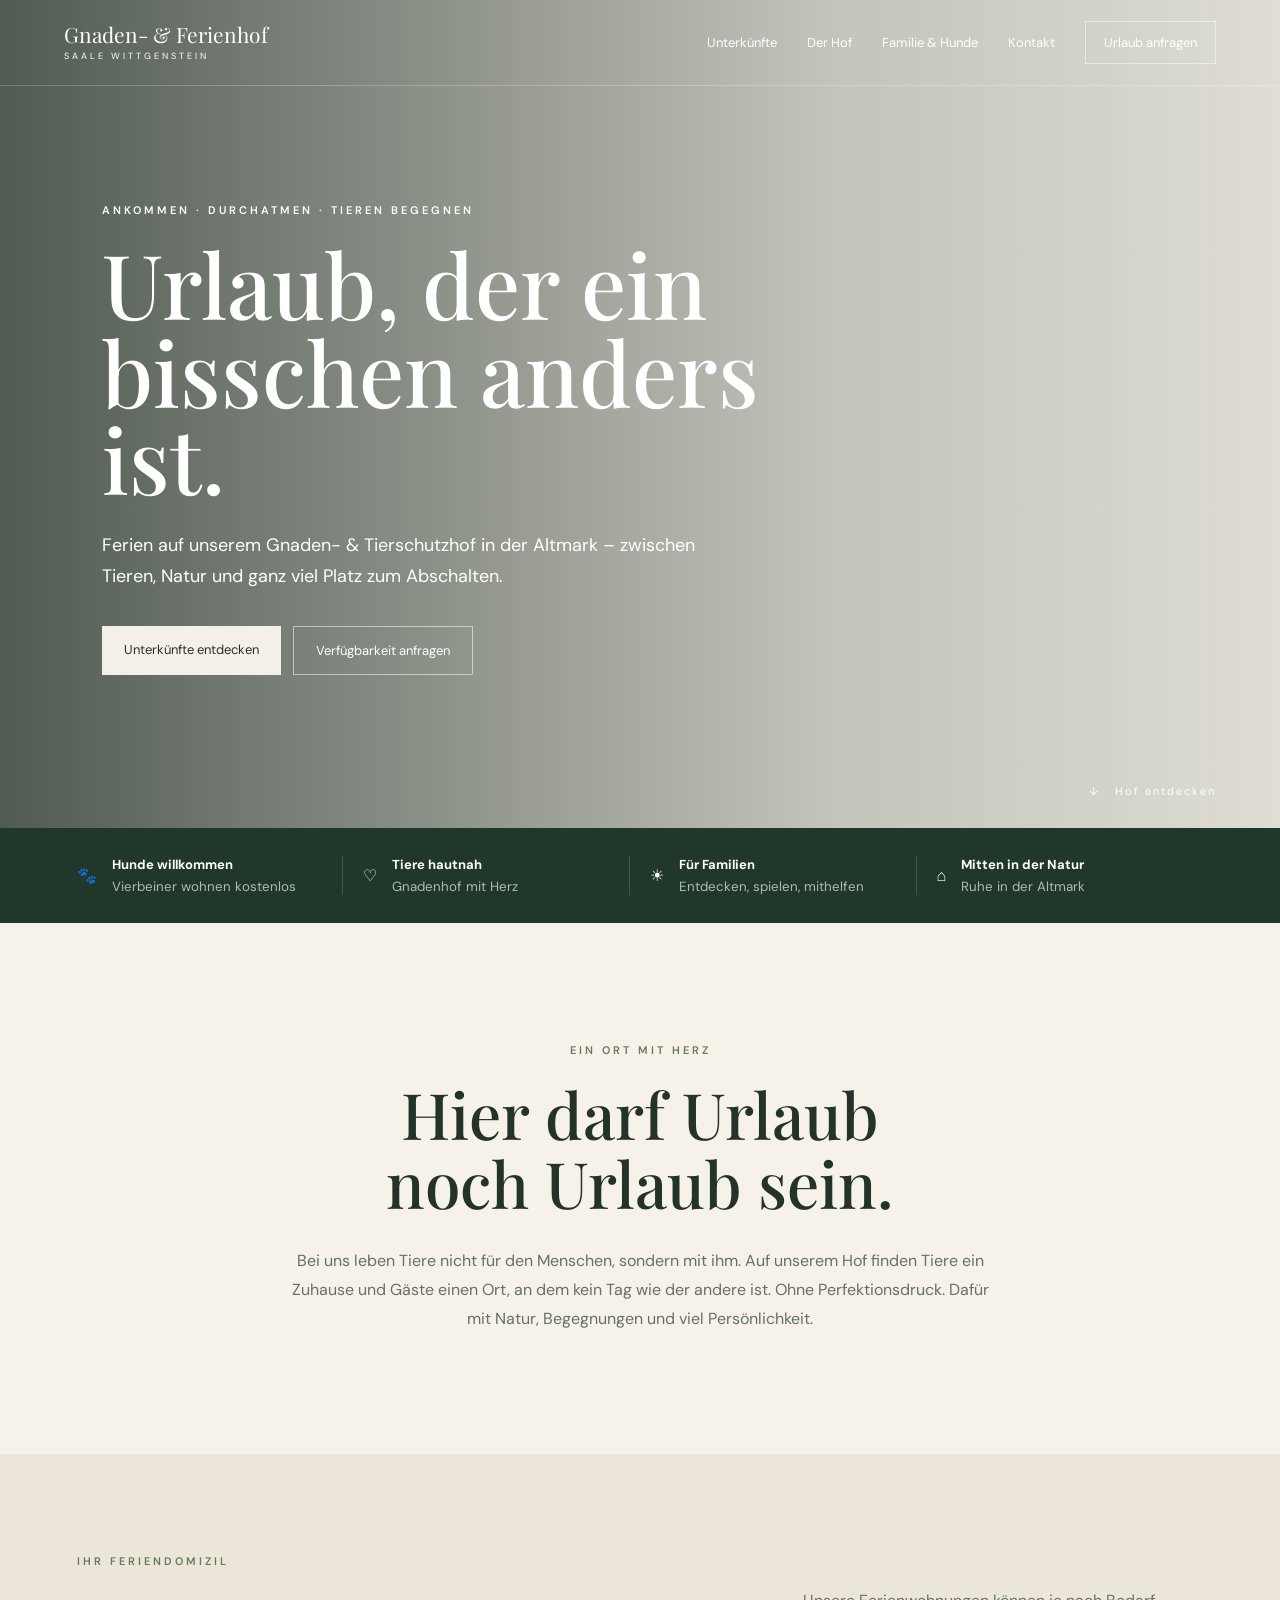
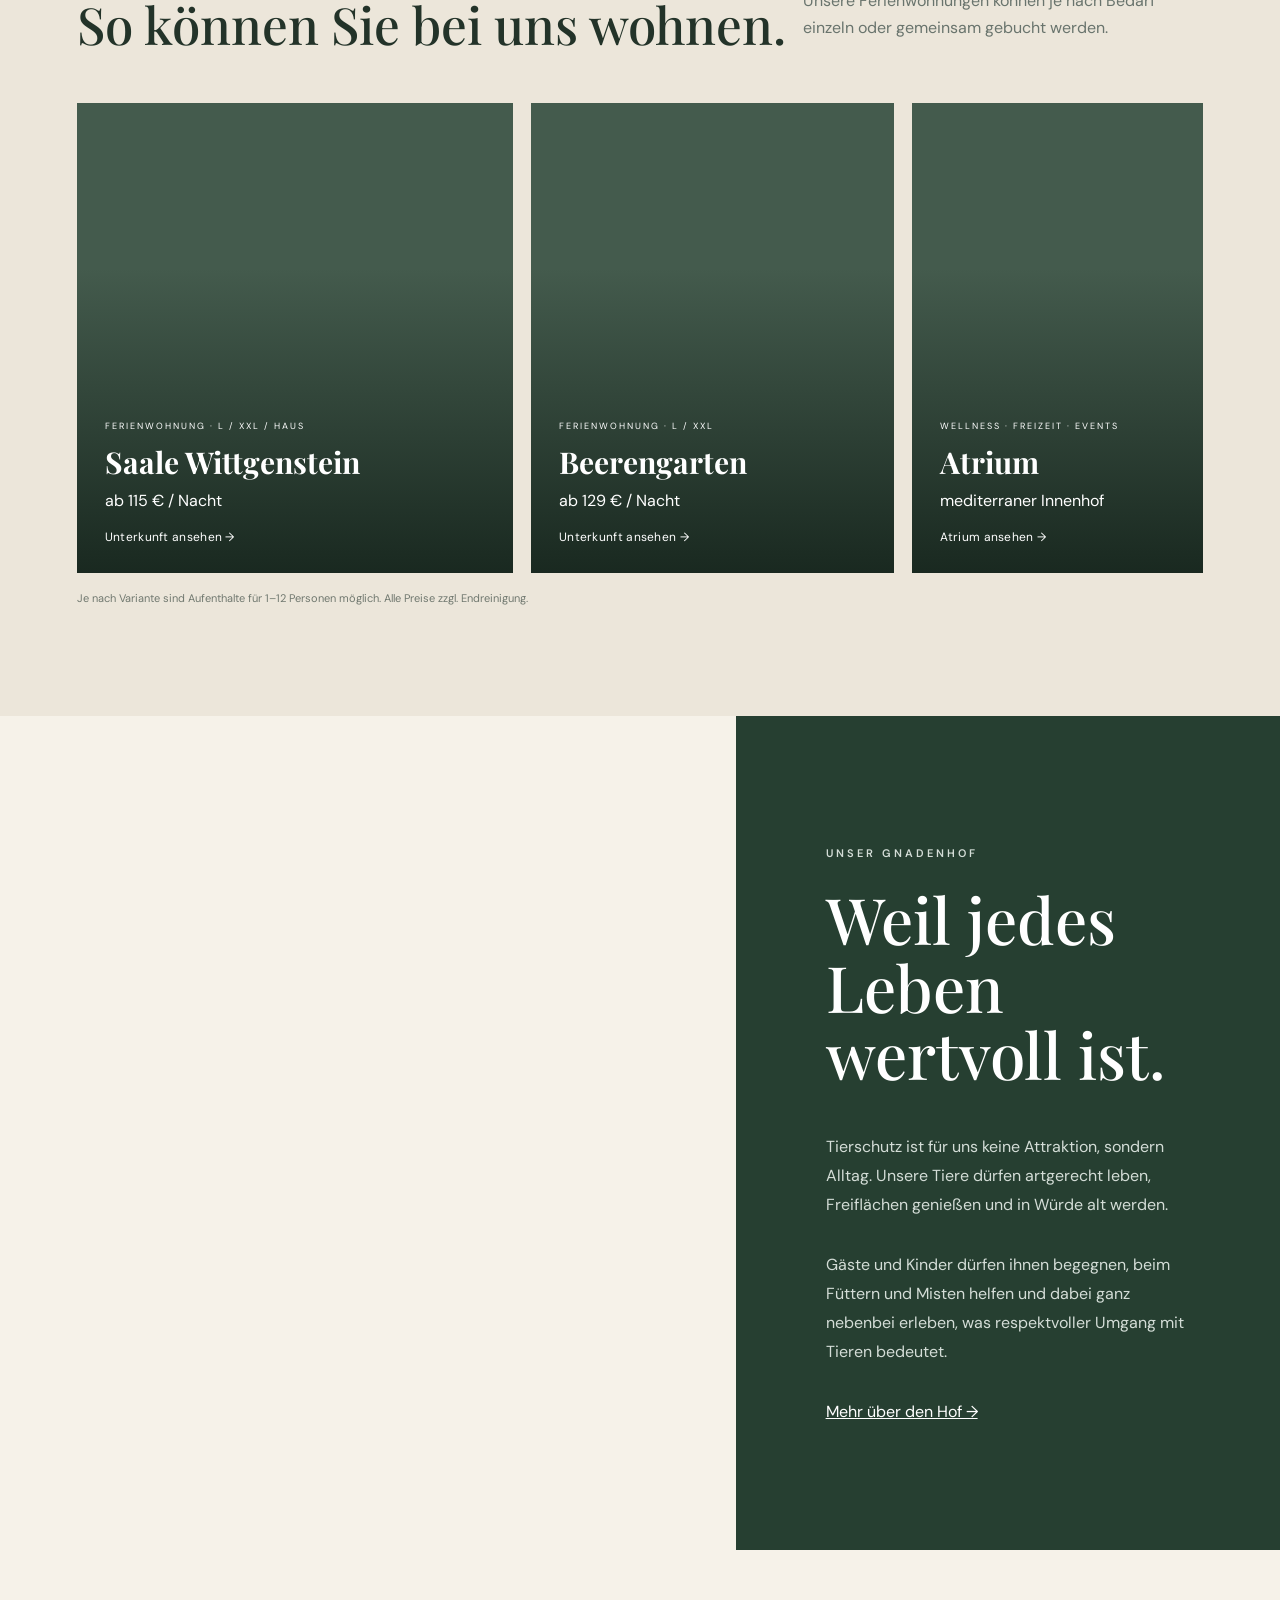
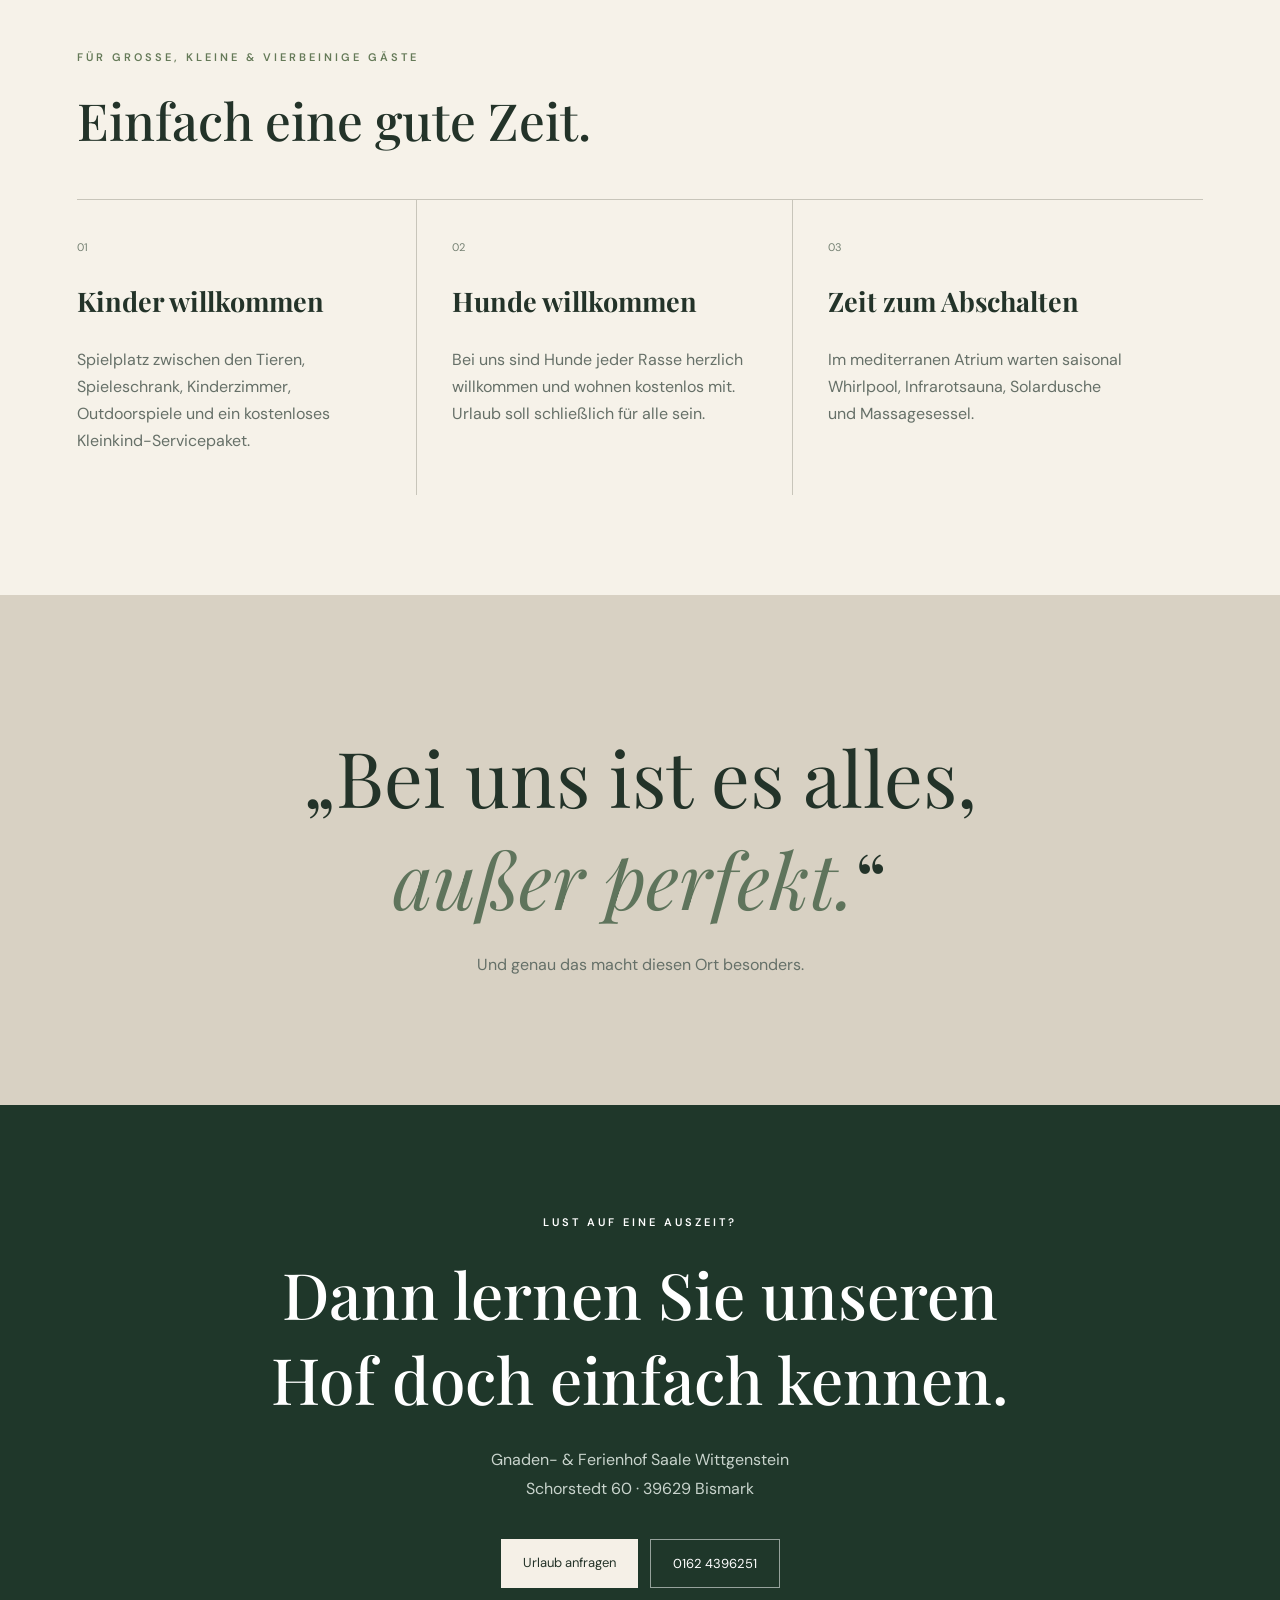
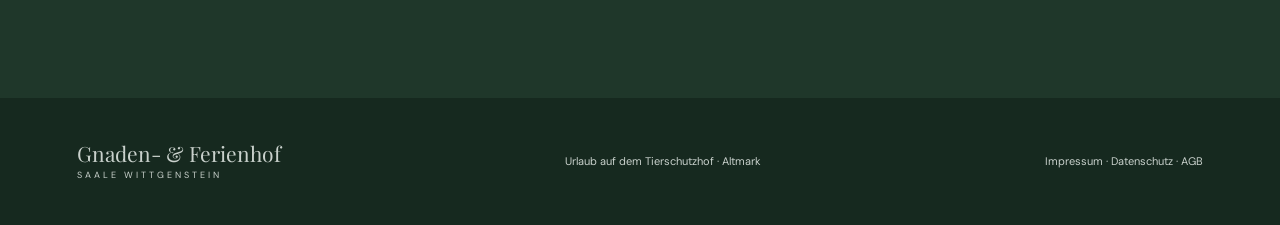
<file: index.html>
<!doctype html>
<html lang="de">
<head>
<meta charset="utf-8"><meta name="viewport" content="width=device-width,initial-scale=1">
<title>Gnaden- & Ferienhof Saale Wittgenstein</title>
<meta name="description" content="Urlaub auf dem Tierschutzhof in der Altmark – Ferienwohnungen, Tiere, Natur und Zeit zum Abschalten.">
<link rel="preconnect" href="https://fonts.googleapis.com"><link rel="preconnect" href="https://fonts.gstatic.com" crossorigin>
<link href="https://fonts.googleapis.com/css2?family=DM+Sans:wght@400;500;600&family=Playfair+Display:wght@500;600&display=swap" rel="stylesheet">
<link rel="stylesheet" href="style.css">
</head>
<body>
<header class="nav"><a class="brand" href="#top"><span>Gnaden- & Ferienhof</span><small>Saale Wittgenstein</small></a><button class="menu" aria-label="Menü">☰</button><nav><a href="#wohnen">Unterkünfte</a><a href="#hof">Der Hof</a><a href="#familie">Familie & Hunde</a><a href="#kontakt">Kontakt</a><a class="navcta" href="#kontakt">Urlaub anfragen</a></nav></header>
<main id="top">
<section class="hero"><div class="shade"></div><div class="heroText"><p class="eyebrow">ANKOMMEN · DURCHATMEN · TIEREN BEGEGNEN</p><h1>Urlaub, der ein<br>bisschen anders ist.</h1><p>Ferien auf unserem Gnaden- & Tierschutzhof in der Altmark – zwischen Tieren, Natur und ganz viel Platz zum Abschalten.</p><div class="actions"><a class="btn light" href="#wohnen">Unterkünfte entdecken</a><a class="btn ghost" href="#kontakt">Verfügbarkeit anfragen</a></div></div><div class="scroll">↓ &nbsp; Hof entdecken</div></section>
<section class="quick"><div>🐾 <span><b>Hunde willkommen</b><small>Vierbeiner wohnen kostenlos</small></span></div><div>♡ <span><b>Tiere hautnah</b><small>Gnadenhof mit Herz</small></span></div><div>☀ <span><b>Für Familien</b><small>Entdecken, spielen, mithelfen</small></span></div><div>⌂ <span><b>Mitten in der Natur</b><small>Ruhe in der Altmark</small></span></div></section>
<section class="intro"><p class="eyebrow green">EIN ORT MIT HERZ</p><h2>Hier darf Urlaub<br>noch Urlaub sein.</h2><p>Bei uns leben Tiere nicht für den Menschen, sondern mit ihm. Auf unserem Hof finden Tiere ein Zuhause und Gäste einen Ort, an dem kein Tag wie der andere ist. Ohne Perfektionsdruck. Dafür mit Natur, Begegnungen und viel Persönlichkeit.</p></section>
<section id="wohnen" class="stay"><div class="sectionHead"><div><p class="eyebrow green">IHR FERIENDOMIZIL</p><h2>So können Sie bei uns wohnen.</h2></div><p>Unsere Ferienwohnungen können je nach Bedarf einzeln oder gemeinsam gebucht werden.</p></div><div class="cards">
<a class="card photo1" href="saale-wittgenstein.html"><div><small>FERIENWOHNUNG · L / XXL / HAUS</small><h3>Saale Wittgenstein</h3><p>ab 115 € / Nacht</p><span class="cardlink">Unterkunft ansehen →</span></div></a>
<a class="card photo2" href="beerengarten.html"><div><small>FERIENWOHNUNG · L / XXL</small><h3>Beerengarten</h3><p>ab 129 € / Nacht</p><span class="cardlink">Unterkunft ansehen →</span></div></a>
<a class="card photo3" href="atrium.html"><div><small>WELLNESS · FREIZEIT · EVENTS</small><h3>Atrium</h3><p>mediterraner Innenhof</p><span class="cardlink">Atrium ansehen →</span></div></a>
</div><p class="note">Je nach Variante sind Aufenthalte für 1–12 Personen möglich. Alle Preise zzgl. Endreinigung.</p></section>
<section id="hof" class="story"><div class="storyImg"></div><div class="storyText"><p class="eyebrow">UNSER GNADENHOF</p><h2>Weil jedes Leben<br>wertvoll ist.</h2><p>Tierschutz ist für uns keine Attraktion, sondern Alltag. Unsere Tiere dürfen artgerecht leben, Freiflächen genießen und in Würde alt werden.</p><p>Gäste und Kinder dürfen ihnen begegnen, beim Füttern und Misten helfen und dabei ganz nebenbei erleben, was respektvoller Umgang mit Tieren bedeutet.</p><a href="der-hof.html">Mehr über den Hof →</a></div></section>
<section id="familie" class="features"><div class="sectionHead"><div><p class="eyebrow green">FÜR GROSSE, KLEINE & VIERBEINIGE GÄSTE</p><h2>Einfach eine gute Zeit.</h2></div></div><div class="featureGrid"><article><span>01</span><h3>Kinder willkommen</h3><p>Spielplatz zwischen den Tieren, Spieleschrank, Kinderzimmer, Outdoorspiele und ein kostenloses Kleinkind-Servicepaket.</p></article><article><span>02</span><h3>Hunde willkommen</h3><p>Bei uns sind Hunde jeder Rasse herzlich willkommen und wohnen kostenlos mit. Urlaub soll schließlich für alle sein.</p></article><article><span>03</span><h3>Zeit zum Abschalten</h3><p>Im mediterranen Atrium warten saisonal Whirlpool, Infrarotsauna, Solardusche und Massagesessel.</p></article></div></section>
<section class="quote"><p>„Bei uns ist es alles,<br><em>außer perfekt.</em>“</p><span>Und genau das macht diesen Ort besonders.</span></section>
<section id="kontakt" class="contact"><p class="eyebrow">LUST AUF EINE AUSZEIT?</p><h2>Dann lernen Sie unseren<br>Hof doch einfach kennen.</h2><p>Gnaden- & Ferienhof Saale Wittgenstein<br>Schorstedt 60 · 39629 Bismark</p><div class="actions"><a class="btn light" href="mailto:daniela.eldem@t-online.de">Urlaub anfragen</a><a class="btn ghost" href="tel:+491624396251">0162 4396251</a></div></section>
</main>
<footer><div class="brand"><span>Gnaden- & Ferienhof</span><small>Saale Wittgenstein</small></div><p>Urlaub auf dem Tierschutzhof · Altmark</p><p>Impressum · Datenschutz · AGB</p></footer>
<script>document.querySelector('.menu').onclick=()=>document.querySelector('.nav nav').classList.toggle('open');document.querySelectorAll('.nav nav a').forEach(a=>a.onclick=()=>document.querySelector('.nav nav').classList.remove('open'));</script>
</body></html>
</file>
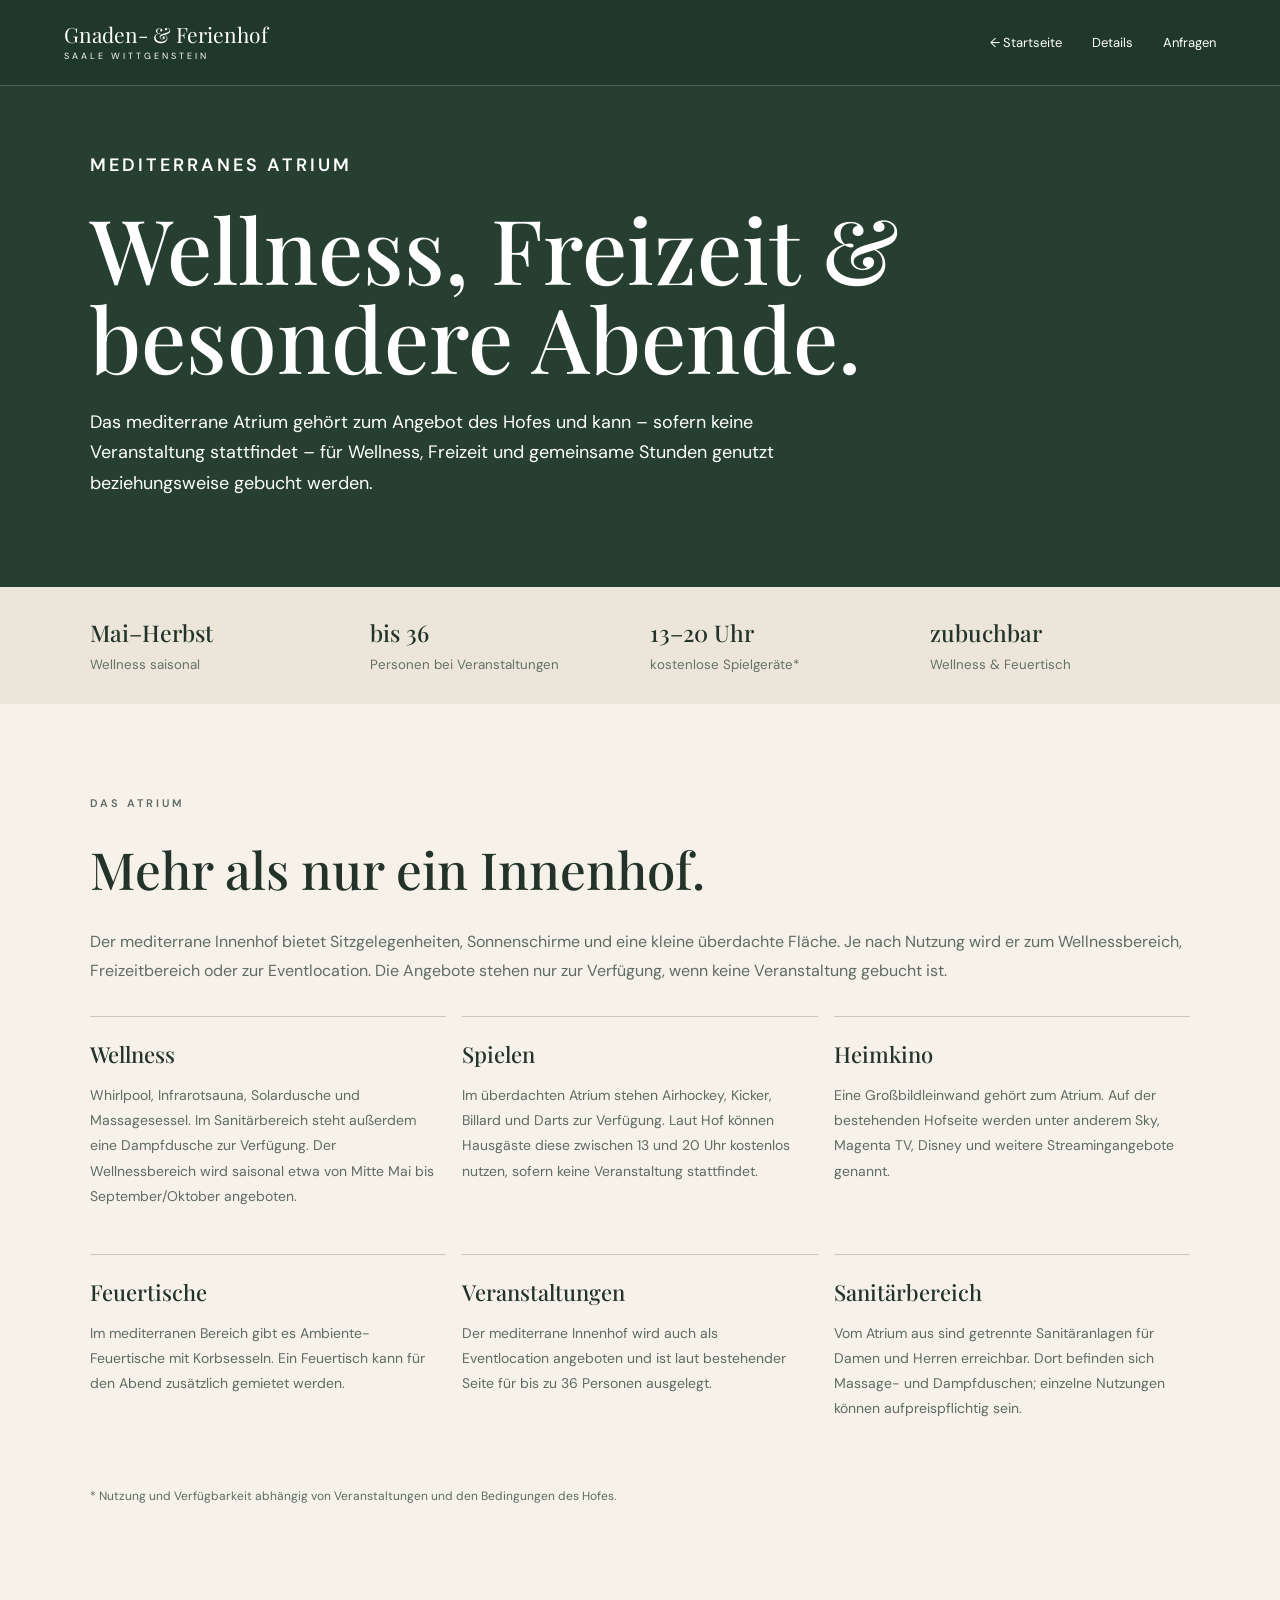
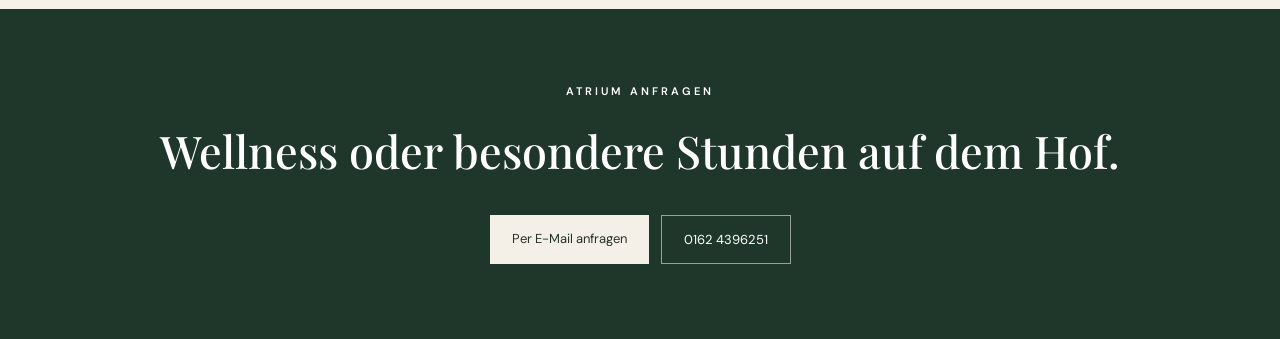
<file: atrium.html>
<!doctype html><html lang="de"><head><meta charset="utf-8"><meta name="viewport" content="width=device-width,initial-scale=1"><title>Atrium | Gnaden- & Ferienhof Saale Wittgenstein</title><link rel="preconnect" href="https://fonts.googleapis.com"><link rel="preconnect" href="https://fonts.gstatic.com" crossorigin><link href="https://fonts.googleapis.com/css2?family=DM+Sans:wght@400;500;600&family=Playfair+Display:wght@500;600&display=swap" rel="stylesheet"><link rel="stylesheet" href="style.css"></head><body><header class="nav" style="background:#20382c;position:absolute"><a class="brand" href="index.html"><span>Gnaden- & Ferienhof</span><small>Saale Wittgenstein</small></a><nav><a href="index.html">← Startseite</a><a href="#details">Details</a><a href="#anfrage">Anfragen</a></nav></header><main><section class="detailHero"><div class="wrap"><p class="eyebrow">MEDITERRANES ATRIUM</p><h1>Wellness, Freizeit & besondere Abende.</h1><p>Das mediterrane Atrium gehört zum Angebot des Hofes und kann – sofern keine Veranstaltung stattfindet – für Wellness, Freizeit und gemeinsame Stunden genutzt beziehungsweise gebucht werden.</p></div></section><section class="facts"><div class="fact"><b>Mai–Herbst</b><small>Wellness saisonal</small></div><div class="fact"><b>bis 36</b><small>Personen bei Veranstaltungen</small></div><div class="fact"><b>13–20 Uhr</b><small>kostenlose Spielgeräte*</small></div><div class="fact"><b>zubuchbar</b><small>Wellness & Feuertisch</small></div></section><section class="detail" id="details"><p class="eyebrow green">DAS ATRIUM</p><h2>Mehr als nur ein Innenhof.</h2><p>Der mediterrane Innenhof bietet Sitzgelegenheiten, Sonnenschirme und eine kleine überdachte Fläche. Je nach Nutzung wird er zum Wellnessbereich, Freizeitbereich oder zur Eventlocation. Die Angebote stehen nur zur Verfügung, wenn keine Veranstaltung gebucht ist.</p><div class="amenities"><article class="amenity"><h3>Wellness</h3><p>Whirlpool, Infrarotsauna, Solardusche und Massagesessel. Im Sanitärbereich steht außerdem eine Dampfdusche zur Verfügung. Der Wellnessbereich wird saisonal etwa von Mitte Mai bis September/Oktober angeboten.</p></article><article class="amenity"><h3>Spielen</h3><p>Im überdachten Atrium stehen Airhockey, Kicker, Billard und Darts zur Verfügung. Laut Hof können Hausgäste diese zwischen 13 und 20 Uhr kostenlos nutzen, sofern keine Veranstaltung stattfindet.</p></article><article class="amenity"><h3>Heimkino</h3><p>Eine Großbildleinwand gehört zum Atrium. Auf der bestehenden Hofseite werden unter anderem Sky, Magenta TV, Disney und weitere Streamingangebote genannt.</p></article><article class="amenity"><h3>Feuertische</h3><p>Im mediterranen Bereich gibt es Ambiente-Feuertische mit Korbsesseln. Ein Feuertisch kann für den Abend zusätzlich gemietet werden.</p></article><article class="amenity"><h3>Veranstaltungen</h3><p>Der mediterrane Innenhof wird auch als Eventlocation angeboten und ist laut bestehender Seite für bis zu 36 Personen ausgelegt.</p></article><article class="amenity"><h3>Sanitärbereich</h3><p>Vom Atrium aus sind getrennte Sanitäranlagen für Damen und Herren erreichbar. Dort befinden sich Massage- und Dampfduschen; einzelne Nutzungen können aufpreispflichtig sein.</p></article></div><p style="margin-top:35px;font-size:12px">* Nutzung und Verfügbarkeit abhängig von Veranstaltungen und den Bedingungen des Hofes.</p></section><section class="detailCta" id="anfrage"><p class="eyebrow">ATRIUM ANFRAGEN</p><h2>Wellness oder besondere Stunden auf dem Hof.</h2><div class="actions" style="justify-content:center"><a class="btn light" href="mailto:daniela.eldem@t-online.de">Per E-Mail anfragen</a><a class="btn ghost" href="tel:+491624396251">0162 4396251</a></div></section></main></body></html>
</file>
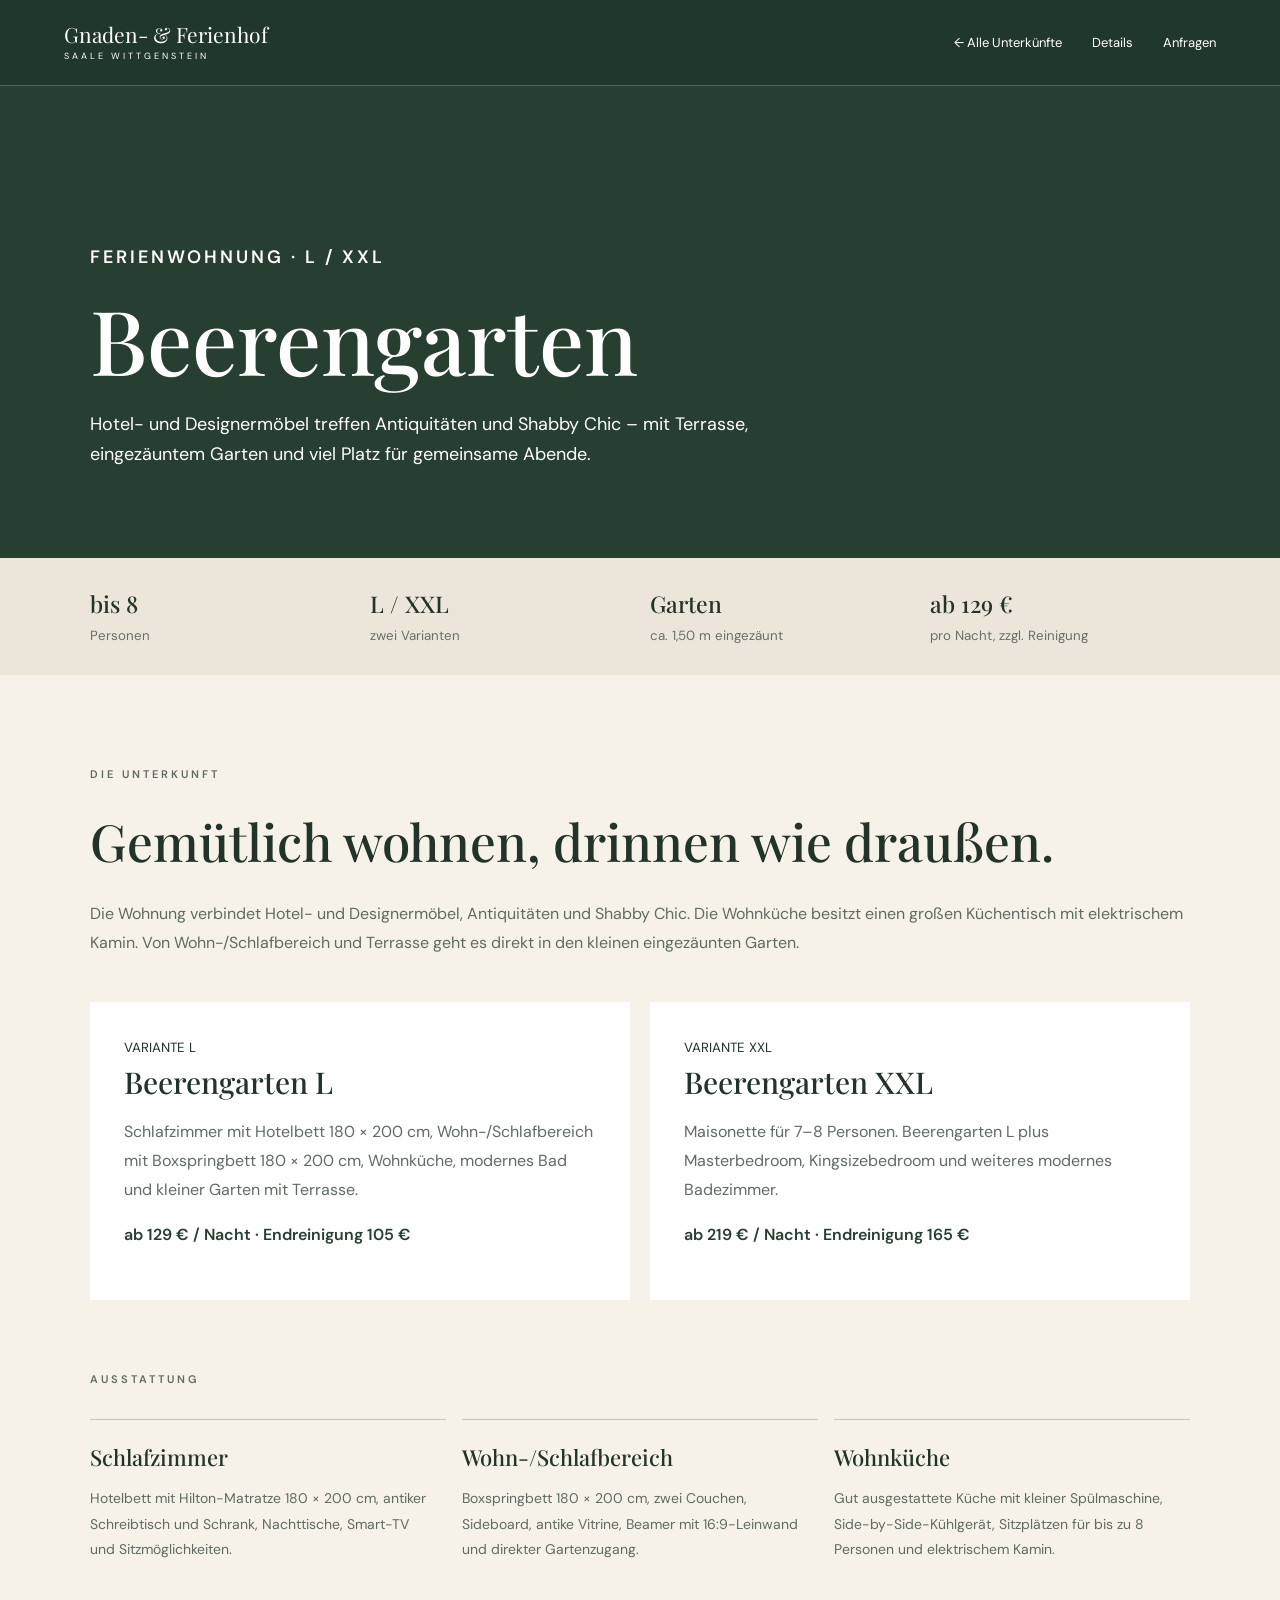
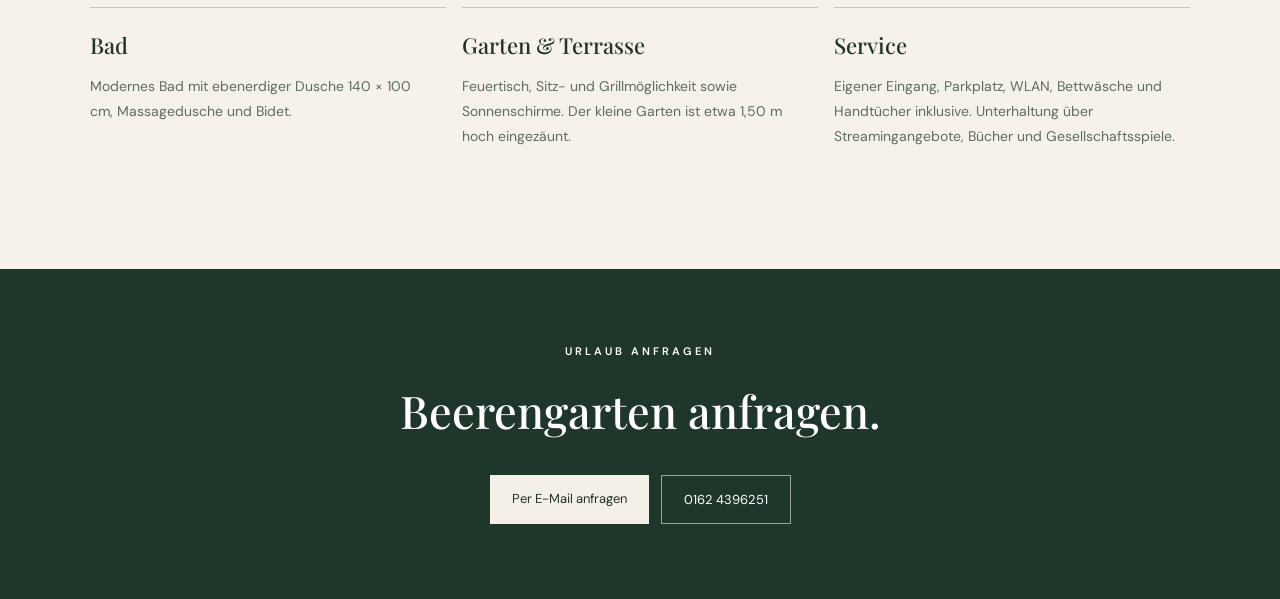
<file: beerengarten.html>
<!doctype html><html lang="de"><head><meta charset="utf-8"><meta name="viewport" content="width=device-width,initial-scale=1"><link rel="preconnect" href="https://fonts.googleapis.com"><link rel="preconnect" href="https://fonts.gstatic.com" crossorigin><link href="https://fonts.googleapis.com/css2?family=DM+Sans:wght@400;500;600&family=Playfair+Display:wght@500;600&display=swap" rel="stylesheet"><link rel="stylesheet" href="style.css"></head><body><header class="nav" style="background:#20382c;position:absolute"><a class="brand" href="index.html"><span>Gnaden- & Ferienhof</span><small>Saale Wittgenstein</small></a><nav><a href="index.html#wohnen">← Alle Unterkünfte</a><a href="#details">Details</a><a href="#anfrage">Anfragen</a></nav></header><main><section class="detailHero"><div class="wrap"><p class="eyebrow">FERIENWOHNUNG · L / XXL</p><h1>Beerengarten</h1><p>Hotel- und Designermöbel treffen Antiquitäten und Shabby Chic – mit Terrasse, eingezäuntem Garten und viel Platz für gemeinsame Abende.</p></div></section><section class="facts"><div class="fact"><b>bis 8</b><small>Personen</small></div><div class="fact"><b>L / XXL</b><small>zwei Varianten</small></div><div class="fact"><b>Garten</b><small>ca. 1,50 m eingezäunt</small></div><div class="fact"><b>ab 129 €</b><small>pro Nacht, zzgl. Reinigung</small></div></section><section class="detail" id="details"><p class="eyebrow green">DIE UNTERKUNFT</p><h2>Gemütlich wohnen, drinnen wie draußen.</h2><p>Die Wohnung verbindet Hotel- und Designermöbel, Antiquitäten und Shabby Chic. Die Wohnküche besitzt einen großen Küchentisch mit elektrischem Kamin. Von Wohn-/Schlafbereich und Terrasse geht es direkt in den kleinen eingezäunten Garten.</p><div class="variants"><article class="variant"><small>VARIANTE L</small><h3>Beerengarten L</h3><p>Schlafzimmer mit Hotelbett 180 × 200 cm, Wohn-/Schlafbereich mit Boxspringbett 180 × 200 cm, Wohnküche, modernes Bad und kleiner Garten mit Terrasse.</p><p class="price">ab 129 € / Nacht · Endreinigung 105 €</p></article><article class="variant"><small>VARIANTE XXL</small><h3>Beerengarten XXL</h3><p>Maisonette für 7–8 Personen. Beerengarten L plus Masterbedroom, Kingsizebedroom und weiteres modernes Badezimmer.</p><p class="price">ab 219 € / Nacht · Endreinigung 165 €</p></article></div><p class="eyebrow green" style="margin-top:70px">AUSSTATTUNG</p><div class="amenities"><article class="amenity"><h3>Schlafzimmer</h3><p>Hotelbett mit Hilton-Matratze 180 × 200 cm, antiker Schreibtisch und Schrank, Nachttische, Smart-TV und Sitzmöglichkeiten.</p></article><article class="amenity"><h3>Wohn-/Schlafbereich</h3><p>Boxspringbett 180 × 200 cm, zwei Couchen, Sideboard, antike Vitrine, Beamer mit 16:9-Leinwand und direkter Gartenzugang.</p></article><article class="amenity"><h3>Wohnküche</h3><p>Gut ausgestattete Küche mit kleiner Spülmaschine, Side-by-Side-Kühlgerät, Sitzplätzen für bis zu 8 Personen und elektrischem Kamin.</p></article><article class="amenity"><h3>Bad</h3><p>Modernes Bad mit ebenerdiger Dusche 140 × 100 cm, Massagedusche und Bidet.</p></article><article class="amenity"><h3>Garten & Terrasse</h3><p>Feuertisch, Sitz- und Grillmöglichkeit sowie Sonnenschirme. Der kleine Garten ist etwa 1,50 m hoch eingezäunt.</p></article><article class="amenity"><h3>Service</h3><p>Eigener Eingang, Parkplatz, WLAN, Bettwäsche und Handtücher inklusive. Unterhaltung über Streamingangebote, Bücher und Gesellschaftsspiele.</p></article></div></section><section class="detailCta" id="anfrage"><p class="eyebrow">URLAUB ANFRAGEN</p><h2>Beerengarten anfragen.</h2><div class="actions" style="justify-content:center"><a class="btn light" href="mailto:daniela.eldem@t-online.de">Per E-Mail anfragen</a><a class="btn ghost" href="tel:+491624396251">0162 4396251</a></div></section></main></body></html>
</file>
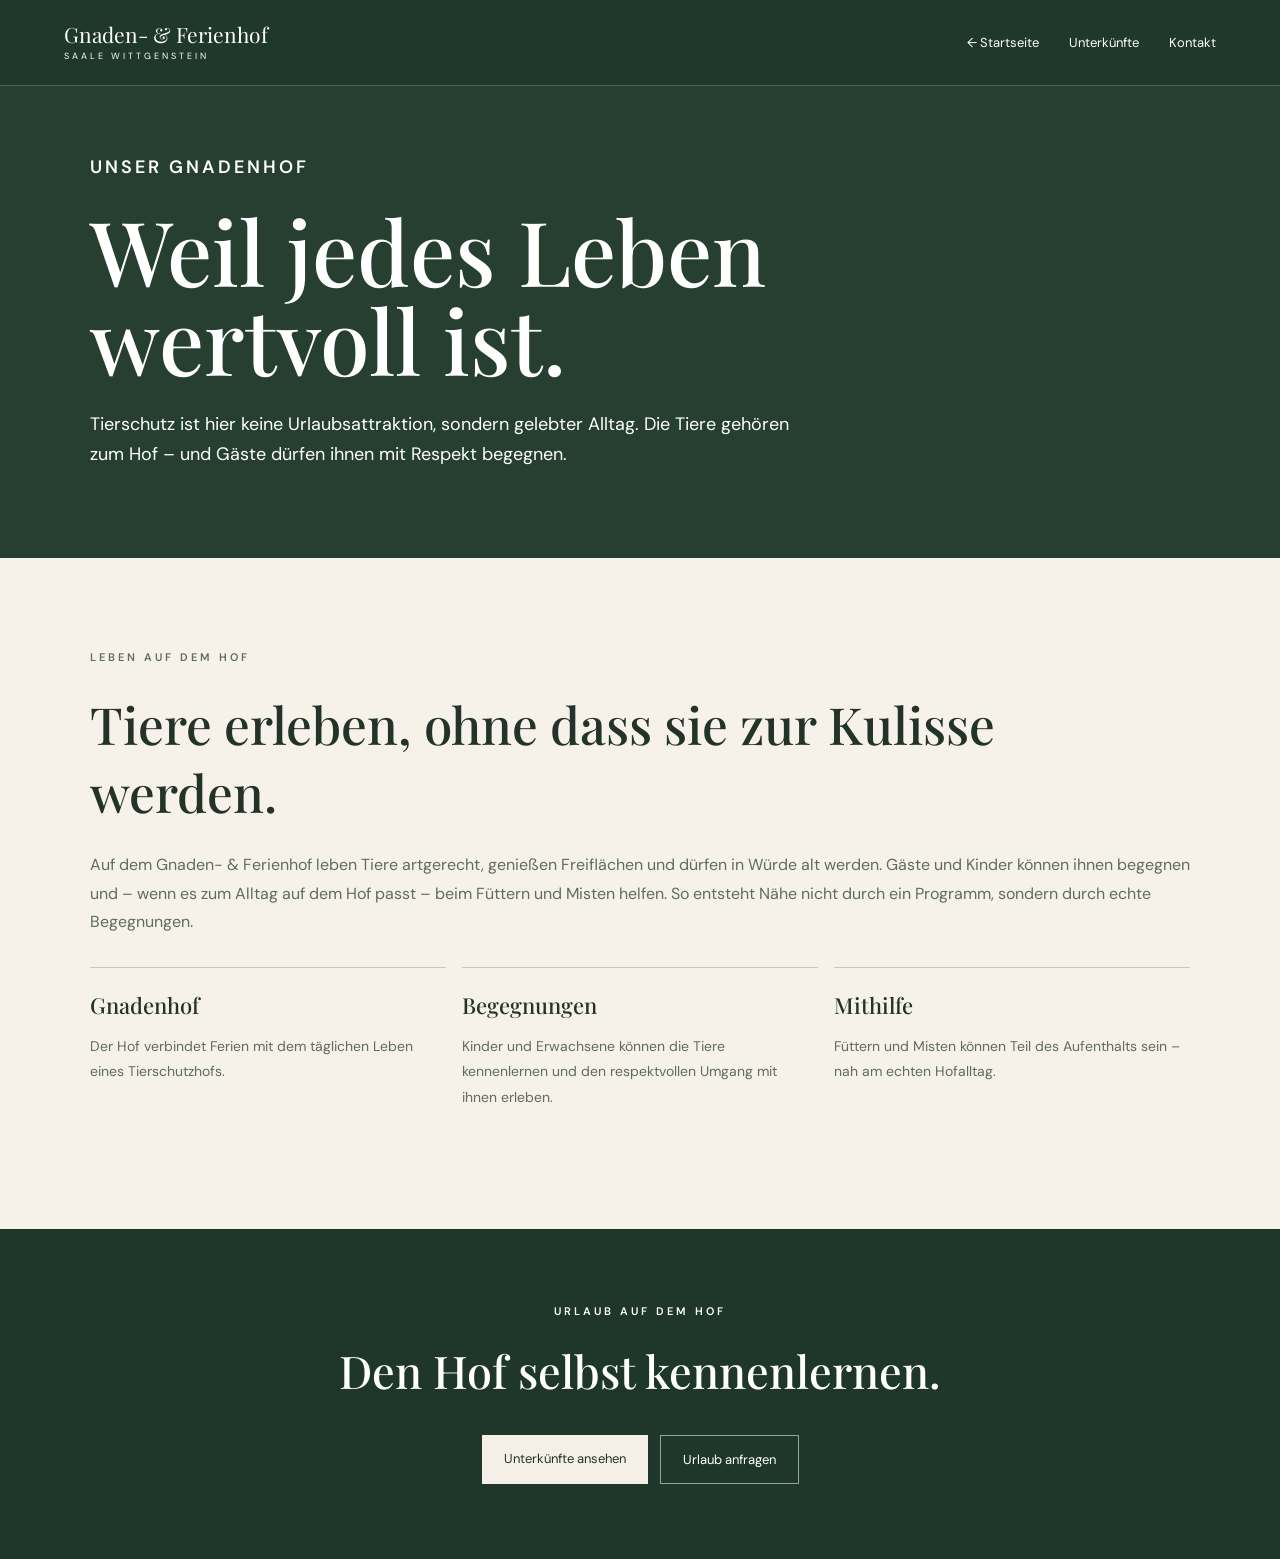
<file: der-hof.html>
<!doctype html><html lang="de"><head><meta charset="utf-8"><meta name="viewport" content="width=device-width,initial-scale=1"><title>Der Gnadenhof | Saale Wittgenstein</title><link rel="preconnect" href="https://fonts.googleapis.com"><link rel="preconnect" href="https://fonts.gstatic.com" crossorigin><link href="https://fonts.googleapis.com/css2?family=DM+Sans:wght@400;500;600&family=Playfair+Display:wght@500;600&display=swap" rel="stylesheet"><link rel="stylesheet" href="style.css"></head><body><header class="nav" style="background:#20382c;position:absolute"><a class="brand" href="index.html"><span>Gnaden- & Ferienhof</span><small>Saale Wittgenstein</small></a><nav><a href="index.html">← Startseite</a><a href="index.html#wohnen">Unterkünfte</a><a href="#kontakt">Kontakt</a></nav></header><main><section class="detailHero"><div class="wrap"><p class="eyebrow">UNSER GNADENHOF</p><h1>Weil jedes Leben wertvoll ist.</h1><p>Tierschutz ist hier keine Urlaubsattraktion, sondern gelebter Alltag. Die Tiere gehören zum Hof – und Gäste dürfen ihnen mit Respekt begegnen.</p></div></section><section class="detail"><p class="eyebrow green">LEBEN AUF DEM HOF</p><h2>Tiere erleben, ohne dass sie zur Kulisse werden.</h2><p>Auf dem Gnaden- & Ferienhof leben Tiere artgerecht, genießen Freiflächen und dürfen in Würde alt werden. Gäste und Kinder können ihnen begegnen und – wenn es zum Alltag auf dem Hof passt – beim Füttern und Misten helfen. So entsteht Nähe nicht durch ein Programm, sondern durch echte Begegnungen.</p><div class="amenities"><article class="amenity"><h3>Gnadenhof</h3><p>Der Hof verbindet Ferien mit dem täglichen Leben eines Tierschutzhofs.</p></article><article class="amenity"><h3>Begegnungen</h3><p>Kinder und Erwachsene können die Tiere kennenlernen und den respektvollen Umgang mit ihnen erleben.</p></article><article class="amenity"><h3>Mithilfe</h3><p>Füttern und Misten können Teil des Aufenthalts sein – nah am echten Hofalltag.</p></article></div></section><section class="detailCta" id="kontakt"><p class="eyebrow">URLAUB AUF DEM HOF</p><h2>Den Hof selbst kennenlernen.</h2><div class="actions" style="justify-content:center"><a class="btn light" href="index.html#wohnen">Unterkünfte ansehen</a><a class="btn ghost" href="mailto:daniela.eldem@t-online.de">Urlaub anfragen</a></div></section></main></body></html>
</file>
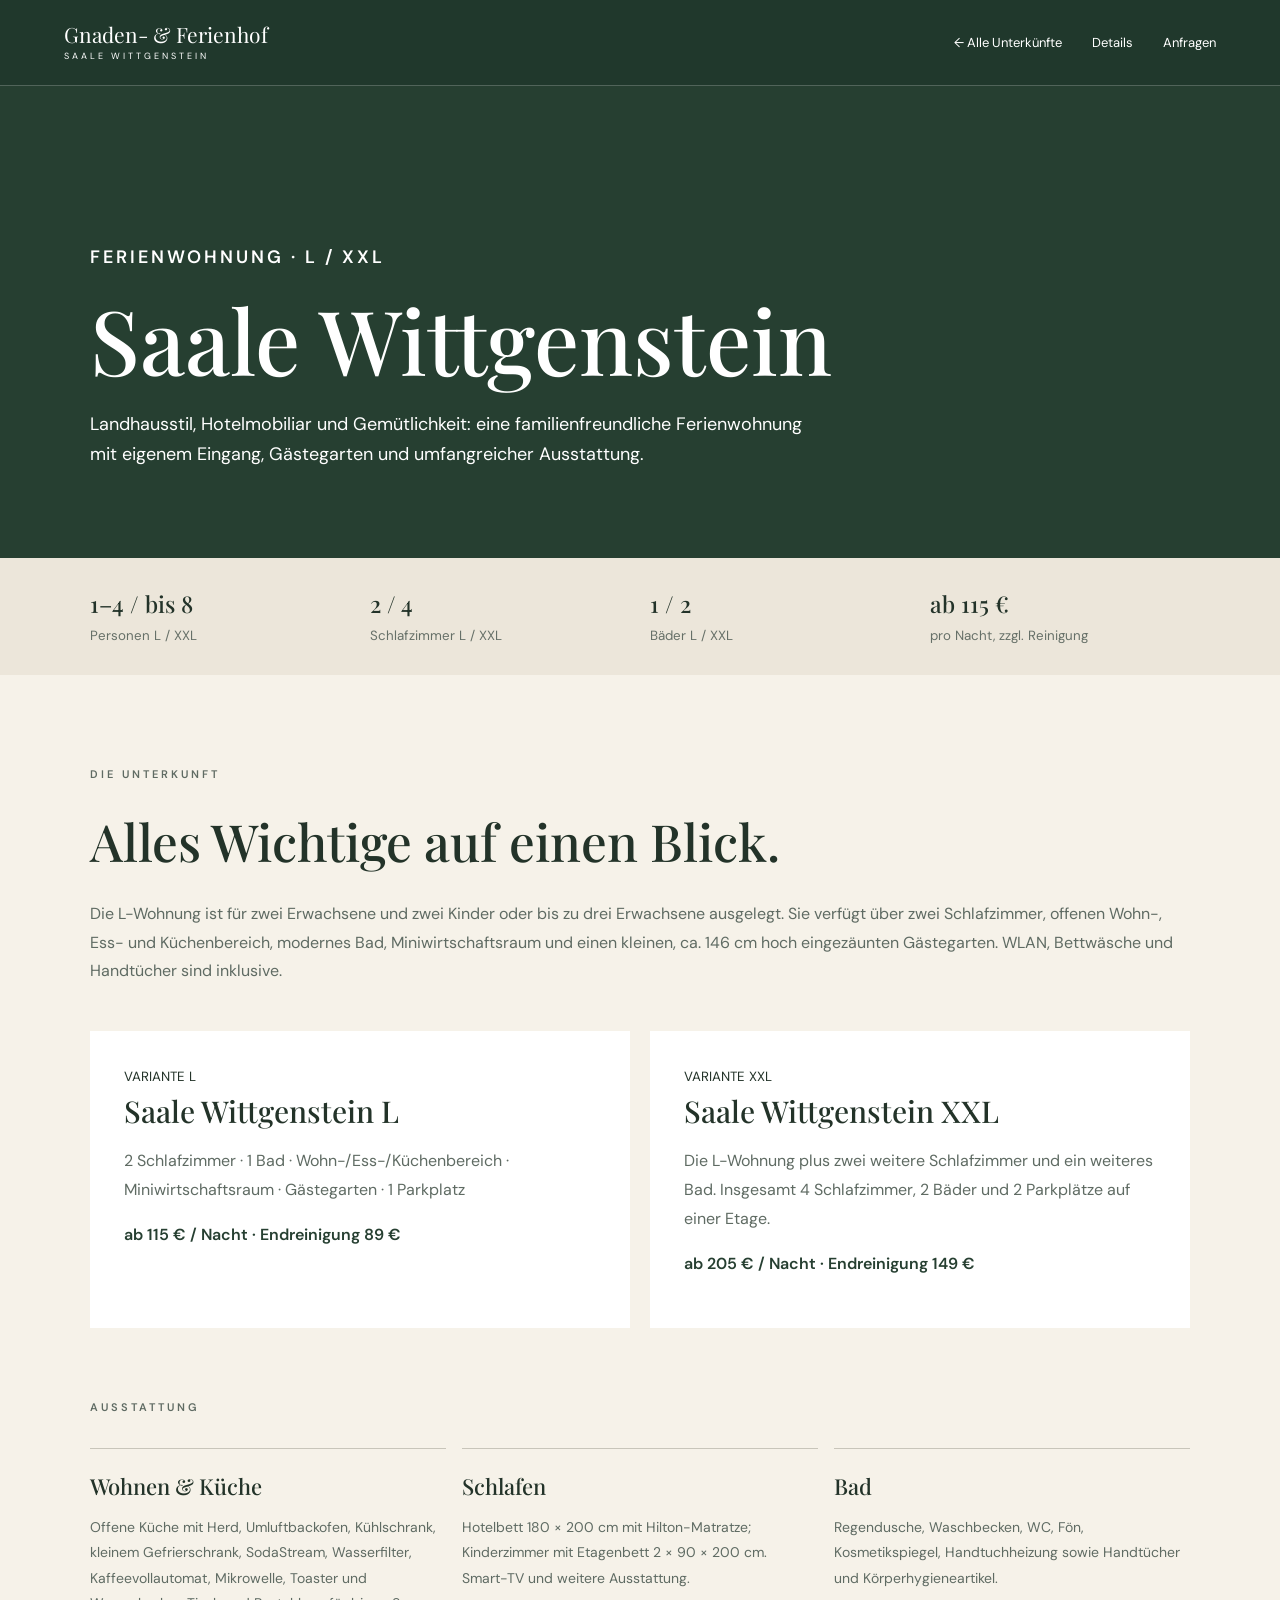
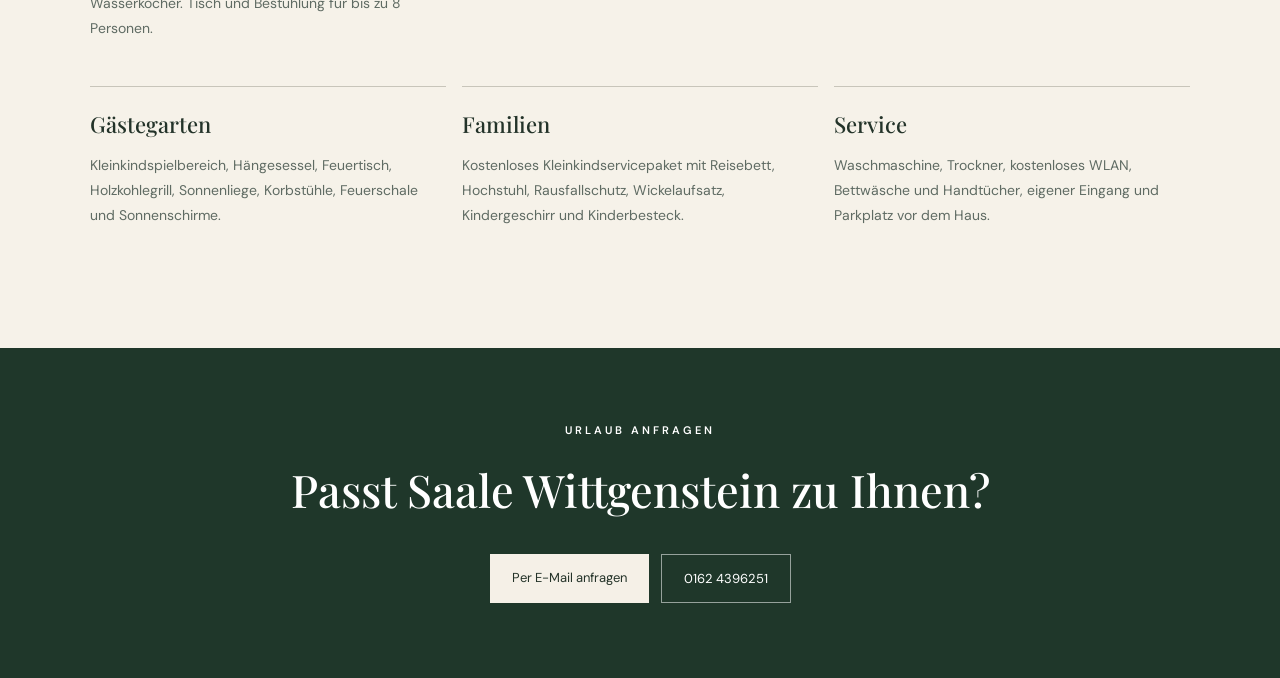
<file: saale-wittgenstein.html>
<!doctype html><html lang="de"><head><meta charset="utf-8"><meta name="viewport" content="width=device-width,initial-scale=1"><link rel="preconnect" href="https://fonts.googleapis.com"><link rel="preconnect" href="https://fonts.gstatic.com" crossorigin><link href="https://fonts.googleapis.com/css2?family=DM+Sans:wght@400;500;600&family=Playfair+Display:wght@500;600&display=swap" rel="stylesheet"><link rel="stylesheet" href="style.css"></head><body><header class="nav" style="background:#20382c;position:absolute"><a class="brand" href="index.html"><span>Gnaden- & Ferienhof</span><small>Saale Wittgenstein</small></a><nav><a href="index.html#wohnen">← Alle Unterkünfte</a><a href="#details">Details</a><a href="#anfrage">Anfragen</a></nav></header><main><section class="detailHero"><div class="wrap"><p class="eyebrow">FERIENWOHNUNG · L / XXL</p><h1>Saale Wittgenstein</h1><p>Landhausstil, Hotelmobiliar und Gemütlichkeit: eine familienfreundliche Ferienwohnung mit eigenem Eingang, Gästegarten und umfangreicher Ausstattung.</p></div></section><section class="facts"><div class="fact"><b>1–4 / bis 8</b><small>Personen L / XXL</small></div><div class="fact"><b>2 / 4</b><small>Schlafzimmer L / XXL</small></div><div class="fact"><b>1 / 2</b><small>Bäder L / XXL</small></div><div class="fact"><b>ab 115 €</b><small>pro Nacht, zzgl. Reinigung</small></div></section><section class="detail" id="details"><p class="eyebrow green">DIE UNTERKUNFT</p><h2>Alles Wichtige auf einen Blick.</h2><p>Die L-Wohnung ist für zwei Erwachsene und zwei Kinder oder bis zu drei Erwachsene ausgelegt. Sie verfügt über zwei Schlafzimmer, offenen Wohn-, Ess- und Küchenbereich, modernes Bad, Miniwirtschaftsraum und einen kleinen, ca. 146 cm hoch eingezäunten Gästegarten. WLAN, Bettwäsche und Handtücher sind inklusive.</p><div class="variants"><article class="variant"><small>VARIANTE L</small><h3>Saale Wittgenstein L</h3><p>2 Schlafzimmer · 1 Bad · Wohn-/Ess-/Küchenbereich · Miniwirtschaftsraum · Gästegarten · 1 Parkplatz</p><p class="price">ab 115 € / Nacht · Endreinigung 89 €</p></article><article class="variant"><small>VARIANTE XXL</small><h3>Saale Wittgenstein XXL</h3><p>Die L-Wohnung plus zwei weitere Schlafzimmer und ein weiteres Bad. Insgesamt 4 Schlafzimmer, 2 Bäder und 2 Parkplätze auf einer Etage.</p><p class="price">ab 205 € / Nacht · Endreinigung 149 €</p></article></div><p class="eyebrow green" style="margin-top:70px">AUSSTATTUNG</p><div class="amenities"><article class="amenity"><h3>Wohnen & Küche</h3><p>Offene Küche mit Herd, Umluftbackofen, Kühlschrank, kleinem Gefrierschrank, SodaStream, Wasserfilter, Kaffeevollautomat, Mikrowelle, Toaster und Wasserkocher. Tisch und Bestuhlung für bis zu 8 Personen.</p></article><article class="amenity"><h3>Schlafen</h3><p>Hotelbett 180 × 200 cm mit Hilton-Matratze; Kinderzimmer mit Etagenbett 2 × 90 × 200 cm. Smart-TV und weitere Ausstattung.</p></article><article class="amenity"><h3>Bad</h3><p>Regendusche, Waschbecken, WC, Fön, Kosmetikspiegel, Handtuchheizung sowie Handtücher und Körperhygieneartikel.</p></article><article class="amenity"><h3>Gästegarten</h3><p>Kleinkindspielbereich, Hängesessel, Feuertisch, Holzkohlegrill, Sonnenliege, Korbstühle, Feuerschale und Sonnenschirme.</p></article><article class="amenity"><h3>Familien</h3><p>Kostenloses Kleinkindservicepaket mit Reisebett, Hochstuhl, Rausfallschutz, Wickelaufsatz, Kindergeschirr und Kinderbesteck.</p></article><article class="amenity"><h3>Service</h3><p>Waschmaschine, Trockner, kostenloses WLAN, Bettwäsche und Handtücher, eigener Eingang und Parkplatz vor dem Haus.</p></article></div></section><section class="detailCta" id="anfrage"><p class="eyebrow">URLAUB ANFRAGEN</p><h2>Passt Saale Wittgenstein zu Ihnen?</h2><div class="actions" style="justify-content:center"><a class="btn light" href="mailto:daniela.eldem@t-online.de">Per E-Mail anfragen</a><a class="btn ghost" href="tel:+491624396251">0162 4396251</a></div></section></main></body></html>
</file>
<file: style.css>
*{box-sizing:border-box}html{scroll-behavior:smooth}body{margin:0;background:#f6f2e9;color:#233329;font-family:"DM Sans",sans-serif}.nav{height:86px;position:absolute;z-index:10;top:0;left:0;right:0;display:flex;align-items:center;padding:0 5vw;color:white;border-bottom:1px solid #ffffff38}.brand{color:inherit;text-decoration:none;display:flex;flex-direction:column;line-height:1}.brand span{font-family:"Playfair Display";font-size:21px}.brand small{font-size:9px;letter-spacing:3px;margin-top:7px;text-transform:uppercase}.nav nav{margin-left:auto;display:flex;align-items:center;gap:30px}.nav nav a{color:white;text-decoration:none;font-size:13px}.navcta{border:1px solid #ffffff80;padding:12px 18px}.menu{display:none;margin-left:auto;background:none;border:0;color:white;font-size:25px}.hero{height:92vh;min-height:680px;background:url("https://www.gnadenundferienhofsaalewittgenstein.de/wp-content/uploads/2026/07/IMG_7126.jpeg") center 45%/cover;position:relative;color:white;display:flex;align-items:center}.shade{position:absolute;inset:0;background:linear-gradient(90deg,rgba(16,32,23,.72),rgba(16,32,23,.22) 65%,rgba(16,32,23,.1))}.heroText{position:relative;width:min(760px,90%);margin-left:8vw;margin-top:50px}.eyebrow{font-size:11px;letter-spacing:3px;font-weight:600;margin:0 0 22px}.green{color:#657a58}.hero h1,.intro h2,.sectionHead h2,.story h2,.contact h2{font-family:"Playfair Display";font-weight:500}.hero h1{font-size:clamp(54px,7vw,102px);line-height:.98;margin:0 0 28px}.heroText>p:not(.eyebrow){font-size:18px;line-height:1.7;max-width:610px}.actions{display:flex;gap:12px;margin-top:35px}.btn{display:inline-block;padding:15px 22px;text-decoration:none;font-size:13px}.light{background:#f5f0e7;color:#243329}.ghost{border:1px solid #ffffff88;color:white}.scroll{position:absolute;bottom:30px;right:5vw;font-size:11px;letter-spacing:2px}.quick{background:#20382c;color:#fff;display:grid;grid-template-columns:repeat(4,1fr);padding:28px 6vw;gap:20px}.quick>div{display:flex;align-items:center;gap:15px;border-right:1px solid #ffffff26}.quick>div:last-child{border:0}.quick span{display:flex;flex-direction:column}.quick b{font-size:13px}.quick small{opacity:.65;margin-top:5px}.intro{padding:120px 8vw;text-align:center;max-width:1000px;margin:auto}.intro h2{font-size:clamp(42px,5vw,70px);line-height:1.08;margin:0 0 30px}.intro>p:last-child{max-width:700px;margin:auto;line-height:1.8;color:#647068}.stay,.features{padding:100px 6vw;background:#ece6da}.sectionHead{display:flex;justify-content:space-between;align-items:end;margin-bottom:45px}.sectionHead h2{font-size:clamp(36px,4vw,58px);margin:0}.sectionHead>p{max-width:400px;line-height:1.7;color:#69746d}.cards{display:grid;grid-template-columns:1.2fr 1fr .8fr;gap:18px}.card{height:470px;position:relative;background:#445b4d;background-size:cover;background-position:center;overflow:hidden}.card:after{content:"";position:absolute;inset:0;background:linear-gradient(0deg,rgba(11,24,17,.75),transparent 65%)}.card>div{position:absolute;z-index:2;bottom:28px;left:28px;color:#fff}.card small{letter-spacing:2px;font-size:9px}.card h3{font-family:"Playfair Display";font-size:30px;margin:8px 0}.card p{margin:0}.card span{font-size:12px;opacity:.75}.photo1{background-image:url("https://www.gnadenundferienhofsaalewittgenstein.de/wp-content/uploads/2025/02/Ferien.W.png");background-position:50% 50%;background-size:cover}.photo2{background-image:url("https://www.gnadenundferienhofsaalewittgenstein.de/wp-content/uploads/2026/07/IMG_7126.jpeg");background-position:center 58%;background-size:cover}.photo3{background-image:url("https://www.gnadenundferienhofsaalewittgenstein.de/wp-content/uploads/2025/02/Whirlpool-beschnitten-1024x501.jpg");background-position:center;background-size:cover}.note{font-size:11px;color:#70786f;margin-top:18px}.story{display:grid;grid-template-columns:1.15fr .85fr;min-height:720px}.storyImg{background:url("https://www.gnadenundferienhofsaalewittgenstein.de/wp-content/uploads/2025/02/bcfb7c24-0591-49e5-a2a4-bfc972c32fb3-1024x1024.jpg") center/cover}.storyText{background:#263f31;color:#fff;padding:10vw 7vw;display:flex;flex-direction:column;justify-content:center}.story h2{font-size:clamp(42px,5vw,70px);line-height:1.05;margin:0 0 30px}.storyText p{line-height:1.8;color:#d4ddd7}.storyText a{color:#fff;margin-top:18px}.features{background:#f6f2e9}.featureGrid{display:grid;grid-template-columns:repeat(3,1fr);border-top:1px solid #c8c5ba}.featureGrid article{padding:35px 45px 25px 0;border-right:1px solid #c8c5ba;margin-right:35px}.featureGrid article:last-child{border:0}.featureGrid span{font-size:11px;color:#758173}.featureGrid h3{font-family:"Playfair Display";font-size:27px}.featureGrid p{color:#667068;line-height:1.7}.quote{padding:130px 6vw;text-align:center;background:#d8d1c3}.quote p{font-family:"Playfair Display";font-size:clamp(45px,6vw,82px);margin:0}.quote em{font-weight:400;color:#5f745c}.quote span{display:block;margin-top:25px;color:#657068}.contact{background:#1f372a;color:#fff;text-align:center;padding:110px 5vw}.contact h2{font-size:clamp(40px,5vw,68px);margin:0 0 25px}.contact>p:not(.eyebrow){line-height:1.8;color:#c9d4cd}.contact .actions{justify-content:center}footer{background:#16291f;color:#c9d1cc;padding:45px 6vw;display:flex;align-items:center;gap:60px}footer p{font-size:11px;margin-left:auto}.contact .ghost:hover,.navcta:hover{background:#ffffff12}
@media(max-width:800px){.nav{height:72px;padding:0 20px}.nav nav{display:none;position:absolute;top:72px;left:0;right:0;background:#20382c;padding:25px;flex-direction:column;align-items:flex-start}.nav nav.open{display:flex}.menu{display:block}.hero{height:88vh;min-height:620px}.heroText{margin:50px 24px 0}.hero h1{font-size:54px}.heroText>p:not(.eyebrow){font-size:15px}.actions{flex-wrap:wrap}.scroll{display:none}.quick{grid-template-columns:1fr 1fr;padding:25px 20px}.quick>div{border:0}.quick small{font-size:10px}.intro{padding:80px 24px}.sectionHead{display:block}.sectionHead>p{margin-top:20px}.stay,.features{padding:75px 20px}.cards{grid-template-columns:1fr}.card{height:390px}.story{grid-template-columns:1fr}.storyImg{min-height:450px}.storyText{padding:75px 25px}.featureGrid{grid-template-columns:1fr}.featureGrid article{border-right:0;border-bottom:1px solid #c8c5ba;margin:0}.quote{padding:90px 20px}.contact{padding:90px 20px}footer{display:block;text-align:center}footer p{margin:25px 0 0}.brand{align-items:center}}
.card{text-decoration:none}.cardlink{display:block!important;margin-top:18px;font-size:12px!important;opacity:1!important;letter-spacing:.3px}.detailHero{min-height:62vh;padding:150px 7vw 70px;background:#263f31;color:#fff;display:flex;align-items:end}.detailHero .wrap{max-width:950px}.detailHero h1{font:500 clamp(52px,7vw,92px)/1 "Playfair Display";margin:10px 0 25px}.detailHero p{font-size:18px;line-height:1.7;max-width:720px}.facts{display:grid;grid-template-columns:repeat(4,1fr);background:#ece6da;padding:30px 7vw;gap:20px}.fact b{display:block;font:500 23px "Playfair Display";margin-bottom:5px}.fact small{color:#667068}.detail{padding:90px 7vw;max-width:1300px;margin:auto}.detail h2{font:500 clamp(34px,4vw,54px) "Playfair Display";margin:0 0 25px}.detail p{line-height:1.8;color:#5f6b63}.variants{display:grid;grid-template-columns:1fr 1fr;gap:20px;margin-top:45px}.variant{background:#fff;padding:34px}.variant h3{font:500 30px "Playfair Display";margin:5px 0 15px}.variant .price{font-weight:600;color:#263f31}.amenities{display:grid;grid-template-columns:repeat(3,1fr);gap:16px;margin-top:30px}.amenity{border-top:1px solid #c8c5ba;padding:22px 10px 15px 0}.amenity h3{font:500 22px "Playfair Display";margin:0 0 10px}.amenity p{font-size:14px}.detailCta{background:#1f372a;color:#fff;padding:75px 7vw;text-align:center}.detailCta h2{font:500 45px "Playfair Display";margin:0 0 20px}@media(max-width:800px){.facts{grid-template-columns:1fr 1fr}.variants,.amenities{grid-template-columns:1fr}.detailHero{min-height:520px;padding:125px 24px 55px}.detail{padding:65px 24px}.detailCta{padding:65px 24px}}
</file>
